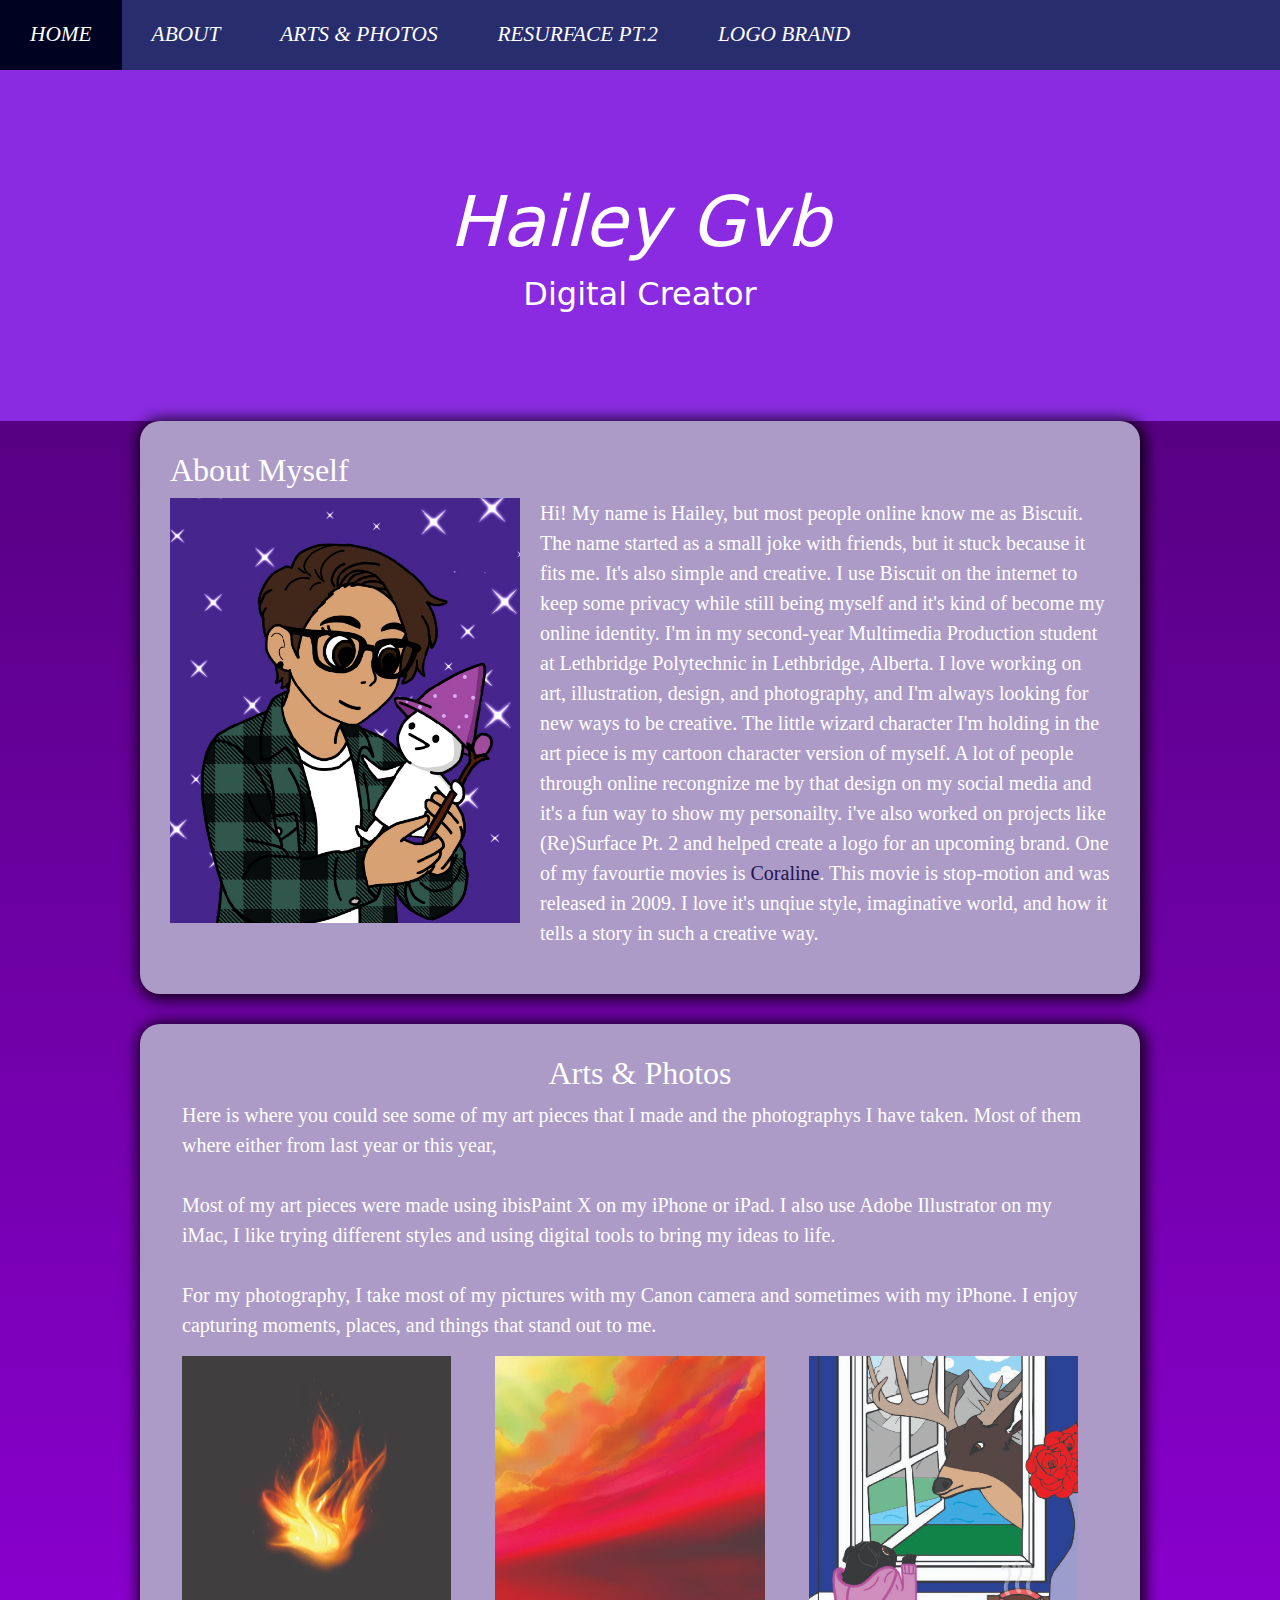
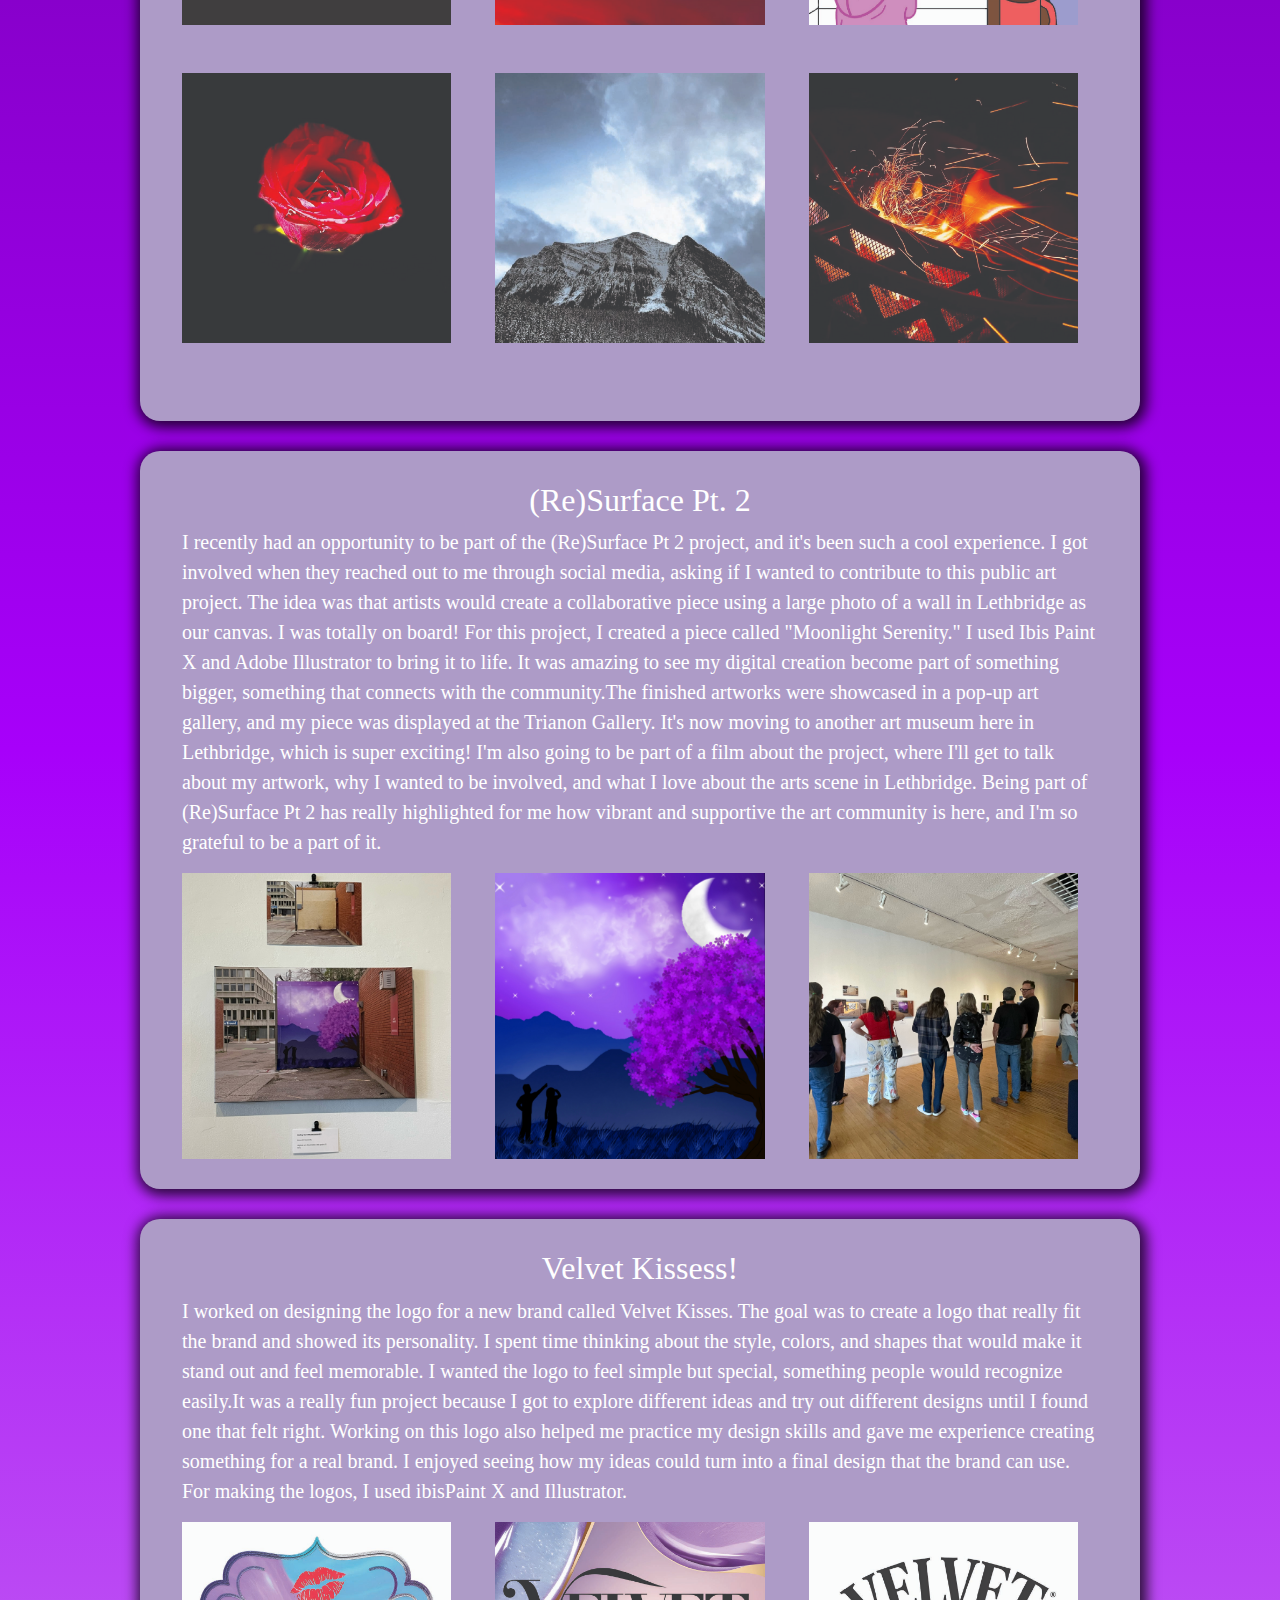
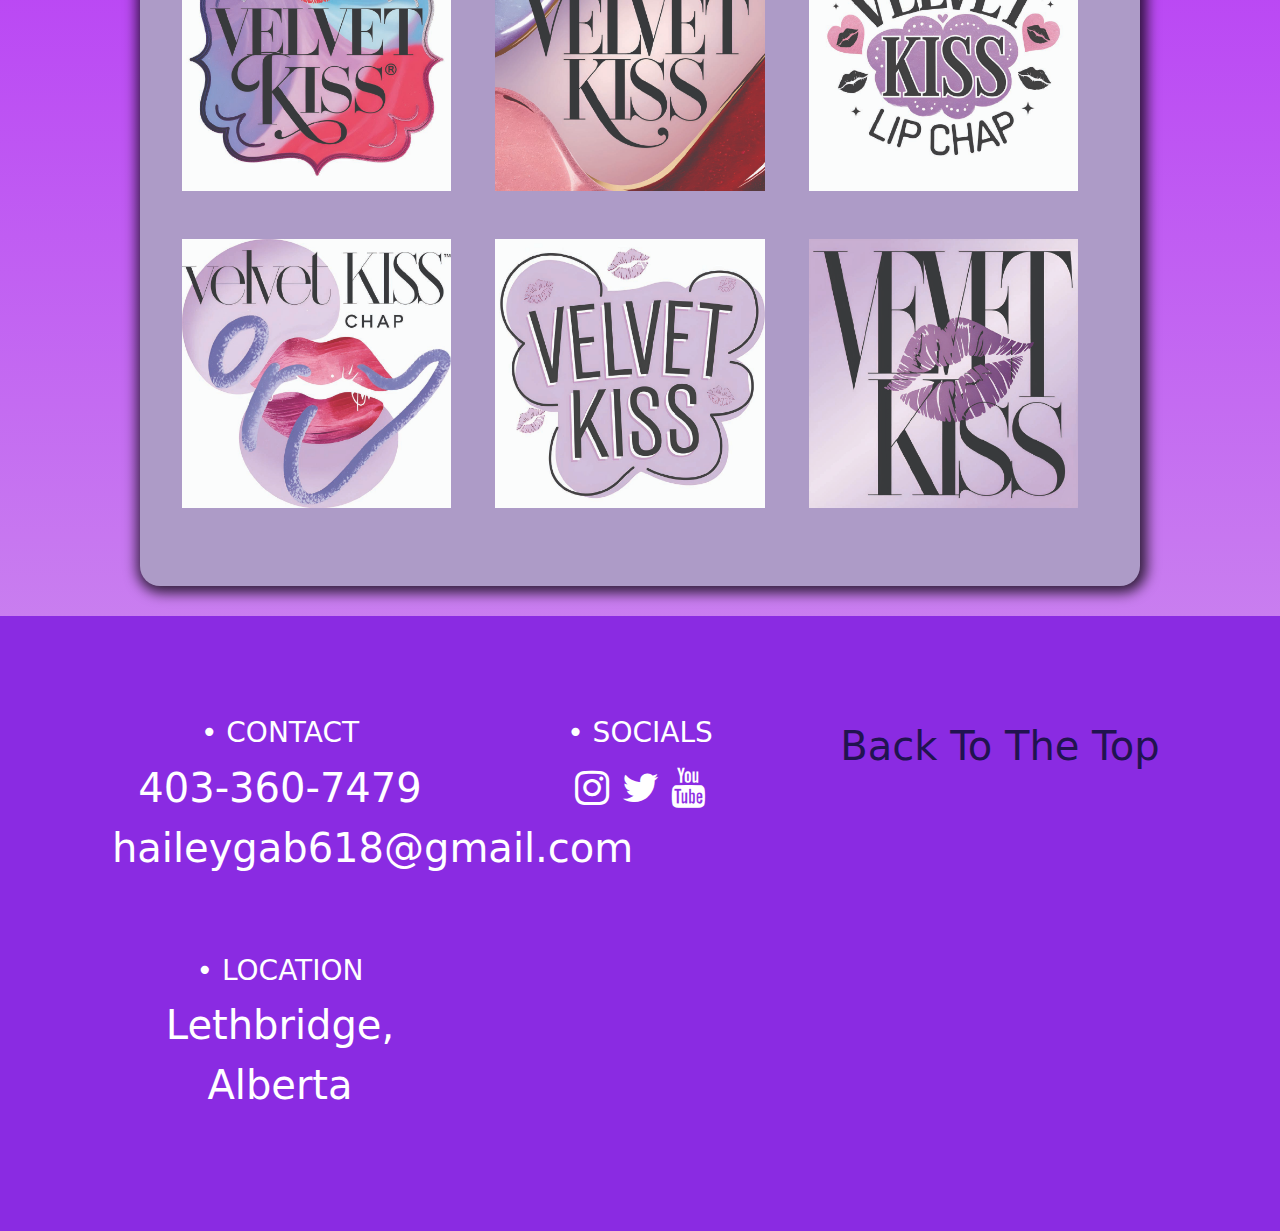
<file: index.html>
<!DOCTYPE html>
<html lang="en">
<head>
    <meta charset="UTF-8">
    <meta name="viewport" content="width=device-width, initial-scale=1.0">
    <title>My Bio Page: Hailey Gvb</title>

    <!-- Latest compiled and minified CSS -->
    <link href="https://cdn.jsdelivr.net/npm/bootstrap@5.3.3/dist/css/bootstrap.min.css" rel="stylesheet">

    <link rel="stylesheet" href="https://cdnjs.cloudflare.com/ajax/libs/font-awesome/4.7.0/css/font-awesome.min.css"> 

    <!-- My custom CSS -->
     <link href="css/custom.css" rel="stylesheet">  

    <!-- Latest compiled JavaScript -->
    <script src="https://cdn.jsdelivr.net/npm/bootstrap@5.3.3/dist/js/bootstrap.bundle.min.js"></script>

</head>

<!------------Navigation------------>
<nav>
    <ul>

        <li><a href="#">HOME</a></li>
        <li><a href="#">ABOUT</a></li>
        <li><a href="#">ARTS & PHOTOS</a></li>
        <li><a href="#">RESURFACE PT.2</a></li>
        <li><a href="#">LOGO BRAND</a></li>
    </ul>
</nav>

<body>
    
    <!------------Header------------>
    <header>

        <!--this is the LARGEST heading-->
        <i>Hailey Gvb</i>
        <h2>Digital Creator</h2>

    </header>

    <!------------About------------>
    <section>
        <h2>About Myself</h2>
        <img src="images/character2.jpg" alt="Character1" width="370">

        <p>Hi! My name is Hailey, but most people online know me as Biscuit. The name started as a small joke with friends, but it stuck because it fits me. It's also simple and creative. I use Biscuit on the internet to keep some privacy while still being myself and it's kind of become my online identity. I'm in my second-year Multimedia Production student at Lethbridge Polytechnic in Lethbridge, Alberta. I love working on art, illustration, design, and photography, and I'm always looking for new ways to be creative. The little wizard character I'm holding in the art piece is my cartoon character version of myself. A lot of people through online recongnize me by that design on my social media and it's a fun way to show my personailty. i've also worked on projects like (Re)Surface Pt. 2 and helped create a logo for an upcoming brand. One of my favourtie movies is <a href="https://www.imdb.com/title/tt0327597/" target="_blank"> Coraline</a>. This movie is stop-motion and was released in 2009. I love it's unqiue style, imaginative world, and how it tells a story in such a creative way.  
        </p>
    </section>

    <!------------Arts and Photos------------>
    <section>
        
        <div class="container">
            <div class="row">
                <div class="col-sm-12 text-center">
                    <h2>Arts & Photos</h2>
                </div><!--end col-->
            </div><!--ends row-->

            <p>
                Here is where you could see some of my art pieces that I made and the photographys I have taken. Most of them where either from last year or this year,<br> 

                <br>Most of my art pieces were made using ibisPaint X on my iPhone or iPad. I also use Adobe Illustrator on my iMac, I like trying different styles and using digital tools to bring my ideas to life.<br>
                
                <br>For my photography, I take most of my pictures with my Canon camera and sometimes with my iPhone. I enjoy capturing moments, places, and things that stand out to me.
            </p>

            <div class="row">
                <!--left column-->
                <div class="col-sm-4">
                    <img class="img-fluid" src="images/art1.jpg" alt="Fire">
                </div>
                <!--middle-->
                <div class="col-sm-4">
                    <img class="img-fluid" src="images/art2.jpg" alt="Sky">
                </div>
                <!--right-->
                <div class="col-sm-4">
                    <img class="img-fluid" src="images/art3.jpg" alt="Pug and Deer">
                </div>
            </div><!--ends row-->

             <div class="row my-5">
                <!--left column-->
                <div class="col-sm-4">
                    <img class="img-fluid" src="images/photograph11.jpg" alt="Rose">
                </div>
                <!--middle-->
                <div class="col-sm-4">
                    <img class="img-fluid" src="images/photograph22.jpg" alt="Mountain">
                </div>
                <!--right-->
                <div class="col-sm-4">
                    <img class="img-fluid" src="images/photograph33.jpg" alt="Fire2">
                </div>
            </div><!--ends 2rd row-->

        </div><!--ends container-->
    </section>

    <!------------Resurface Pt.2------------>
    <section>
         <div class="container">
            <div class="row">
                <div class="col-sm-12 text-center">
                    <h2>(Re)Surface Pt. 2</h2>
                </div><!--end col-->
            </div><!--ends row-->

            <p>I recently had an opportunity to be part of the (Re)Surface Pt 2 project, and it's been such a cool experience. I got involved when they reached out to me through social media, asking if I wanted to contribute to this public art project. The idea was that artists would create a collaborative piece using a large photo of a wall in Lethbridge as our canvas. I was totally on board! For this project, I created a piece called "Moonlight Serenity." I used Ibis Paint X and Adobe Illustrator to bring it to life. It was amazing to see my digital creation become part of something bigger, something that connects with the community.The finished artworks were showcased in a pop-up art gallery, and my piece was displayed at the Trianon Gallery. It's now moving to another art museum here in Lethbridge, which is super exciting! I'm also going to be part of a film about the project, where I'll get to talk about my artwork, why I wanted to be involved, and what I love about the arts scene in Lethbridge. Being part of (Re)Surface Pt 2 has really highlighted for me how vibrant and supportive the art community is here, and I'm so grateful to be a part of it.</p>

            <div class="row">
                <!--left column-->
                <div class="col-sm-4">
                    <img class="img-fluid" src="images/events1.jpg" alt="Event1">
                </div>
                <!--middle-->
                <div class="col-sm-4">
                    <img class="img-fluid" src="images/art6.jpg" alt="Moonlight Sirenity">
                </div>
                <!--right-->
                <div class="col-sm-4">
                    <img class="img-fluid" src="images/event2.jpg" alt="Event2">
                </div>
            </div><!--ends row-->

        </div><!--ends container-->
    </section>

    <!------------Logo Brand------------>
    <section>
     <div class="container">
            <div class="row">
                <div class="col-sm-12 text-center">
                    <h2>Velvet Kissess!</h2>
                </div><!--end col-->
            </div><!--ends row-->

            <p>I worked on designing the logo for a new brand called Velvet Kisses. The goal was to create a logo that really fit the brand and showed its personality. I spent time thinking about the style, colors, and shapes that would make it stand out and feel memorable. I wanted the logo to feel simple but special, something people would recognize easily.It was a really fun project because I got to explore different ideas and try out different designs until I found one that felt right. Working on this logo also helped me practice my design skills and gave me experience creating something for a real brand. I enjoyed seeing how my ideas could turn into a final design that the brand can use. For making the logos, I used ibisPaint X and Illustrator.</p>

            <div class="row">
                <!--left column-->
                <div class="col-sm-4">
                    <img class="img-fluid" src="images/logo1.jpg" alt="Logo1">
                </div>
                <!--middle-->
                <div class="col-sm-4">
                    <img class="img-fluid" src="images/logo2.jpg" alt="Logo2">
                </div>
                <!--right-->
                <div class="col-sm-4">
                    <img class="img-fluid" src="images/logo3.jpg" alt="Logo">
                </div>
            </div><!--ends row-->

             <div class="row my-5">
                <!--left column-->
                <div class="col-sm-4">
                    <img class="img-fluid" src="images/logo4.jpg" alt="Logo4">
                </div>
                <!--middle-->
                <div class="col-sm-4">
                    <img class="img-fluid" src="images/logo5.jpg" alt="Logo5">
                </div>
                <!--right-->
                <div class="col-sm-4">
                    <img class="img-fluid" src="images/logo6.jpg" alt="Logo6">
                </div>
            </div><!--ends 2rd row-->

        </div><!--ends container-->
    </section>

        <!------------Footer------------>
        <footer>
        <div class="container text-center text-white">
            <div class="row">
                <div class="col-sm-4">
                    <h3>• CONTACT</h3>
                    <p>403-360-7479 <br>
                        haileygab618@gmail.com <br>
                    </p>
                    <br>
                    <h3>• LOCATION</h3>
                    <p>
                        Lethbridge, Alberta
                    </p>
                </div><!--left column-->
                <div class="col-sm-4">
                    <h3>• SOCIALS</h3>
                    <i class="fa fa-instagram" aria-hidden="true"></i>
                    <i class="fa fa-twitter" aria-hidden="true"></i>
                    <i class="fa fa-youtube" aria-hidden="true"></i>
                </div><!--middle column-->
                <div class="col-sm-4">
                    <a href="#">Back To The Top</a>
                </div><!--right column-->
            </div><!--ends row-->
        </div><!--ends container-->
    </footer>   

</body>
</html>
</file>
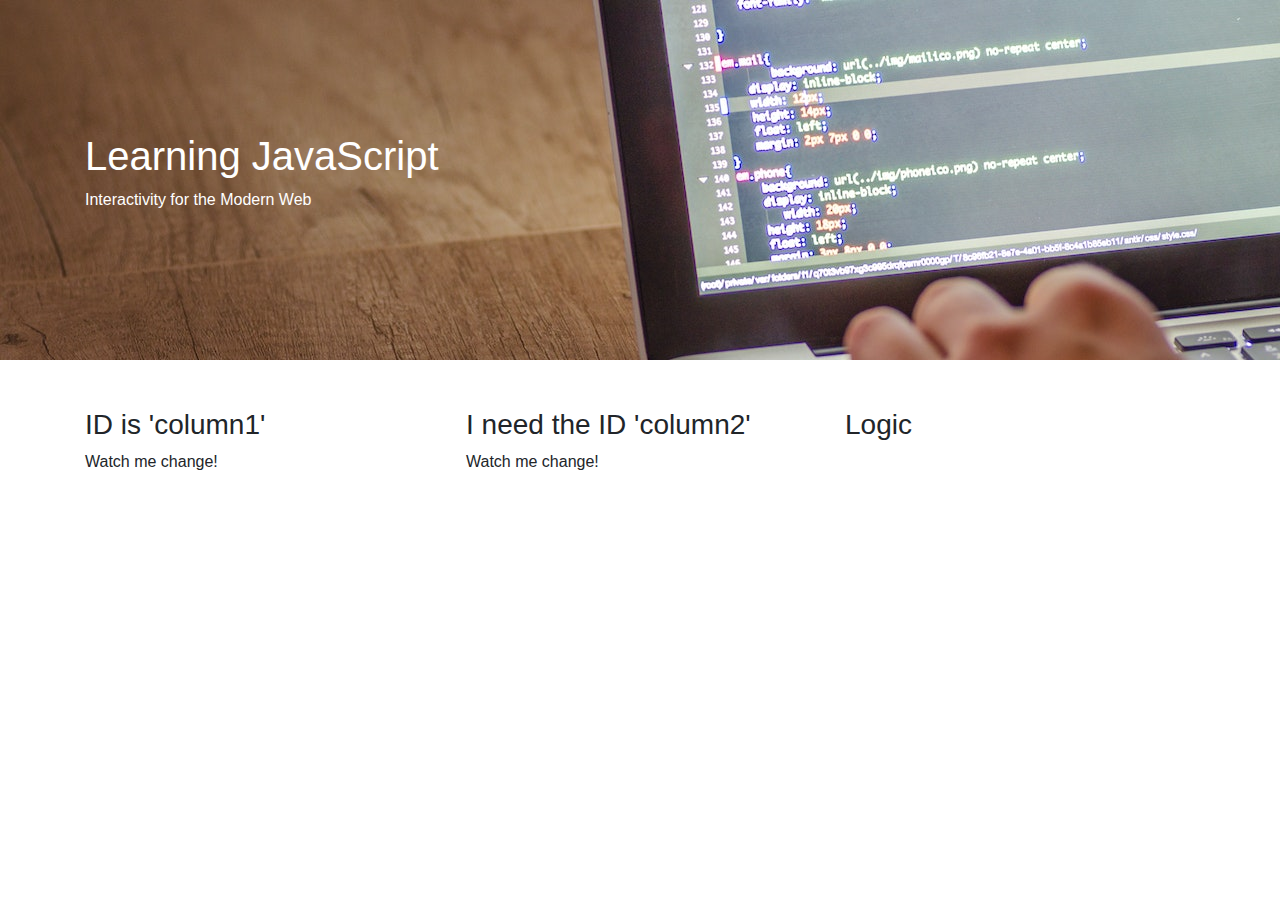
<file: jsIntroFiles/index.html>
<!DOCTYPE html>
<html lang="en">
<head>
    <meta charset="UTF-8">
    <meta http-equiv="X-UA-Compatible" content="IE=edge">
    <meta name="viewport" content="width=device-width, initial-scale=1.0">

    <title>Intro to Javascript</title>

    <!-- Latest compiled and minified CSS -->
    <link rel="stylesheet" href="https://cdn.jsdelivr.net/npm/bootstrap@4.6.1/dist/css/bootstrap.min.css">

    <!-- My CSS -->
    <link rel="stylesheet" href="css/introJsStyle.css">

    <!-- jQuery library -->
    <script src="https://cdn.jsdelivr.net/npm/jquery@3.6.0/dist/jquery.slim.min.js"></script>

    <!-- Popper JS -->
    <script src="https://cdn.jsdelivr.net/npm/popper.js@1.16.1/dist/umd/popper.min.js"></script>

    <!-- Latest compiled JavaScript -->
    <script src="https://cdn.jsdelivr.net/npm/bootstrap@4.6.1/dist/js/bootstrap.bundle.min.js"></script> 
    
</head>
<body>


    <header>
        <div class="container">
            <div class="row align-items-center customHeight">
                <div class="col-sm-6 text-white">
                    <h1>Learning JavaScript</h1>
                    <p>Interactivity for the Modern Web</p>
                </div>
            </div>
        </div>
    </header>

    <section>
        <div class="container py-5">
            <div class="row">
                <div id="column1" class="col-sm-4">
                    <!---------------------The first column of content we will change!----------------------->
                    <h3>ID is 'column1'</h3>
                    <p>Watch me change!</p>
                </div>
                <div class="col-sm-4 px-3">
                    <!---------------------The second column of content we will change!----------------------->
                    <h3>I need the ID 'column2'</h3>
                    <p>Watch me change!</p>

                </div>
                <div class="col-sm-4">
                    <!---------------------The third column of content we will change!----------------------->
                    <h3>Logic</h3>

                </div>
            </div>
        </div>
    </section>
    

    <!---------------------Your Custom Javascript----------------------->

    <script src="js/intro.js"></script>
   
</body>
</html>
</file>
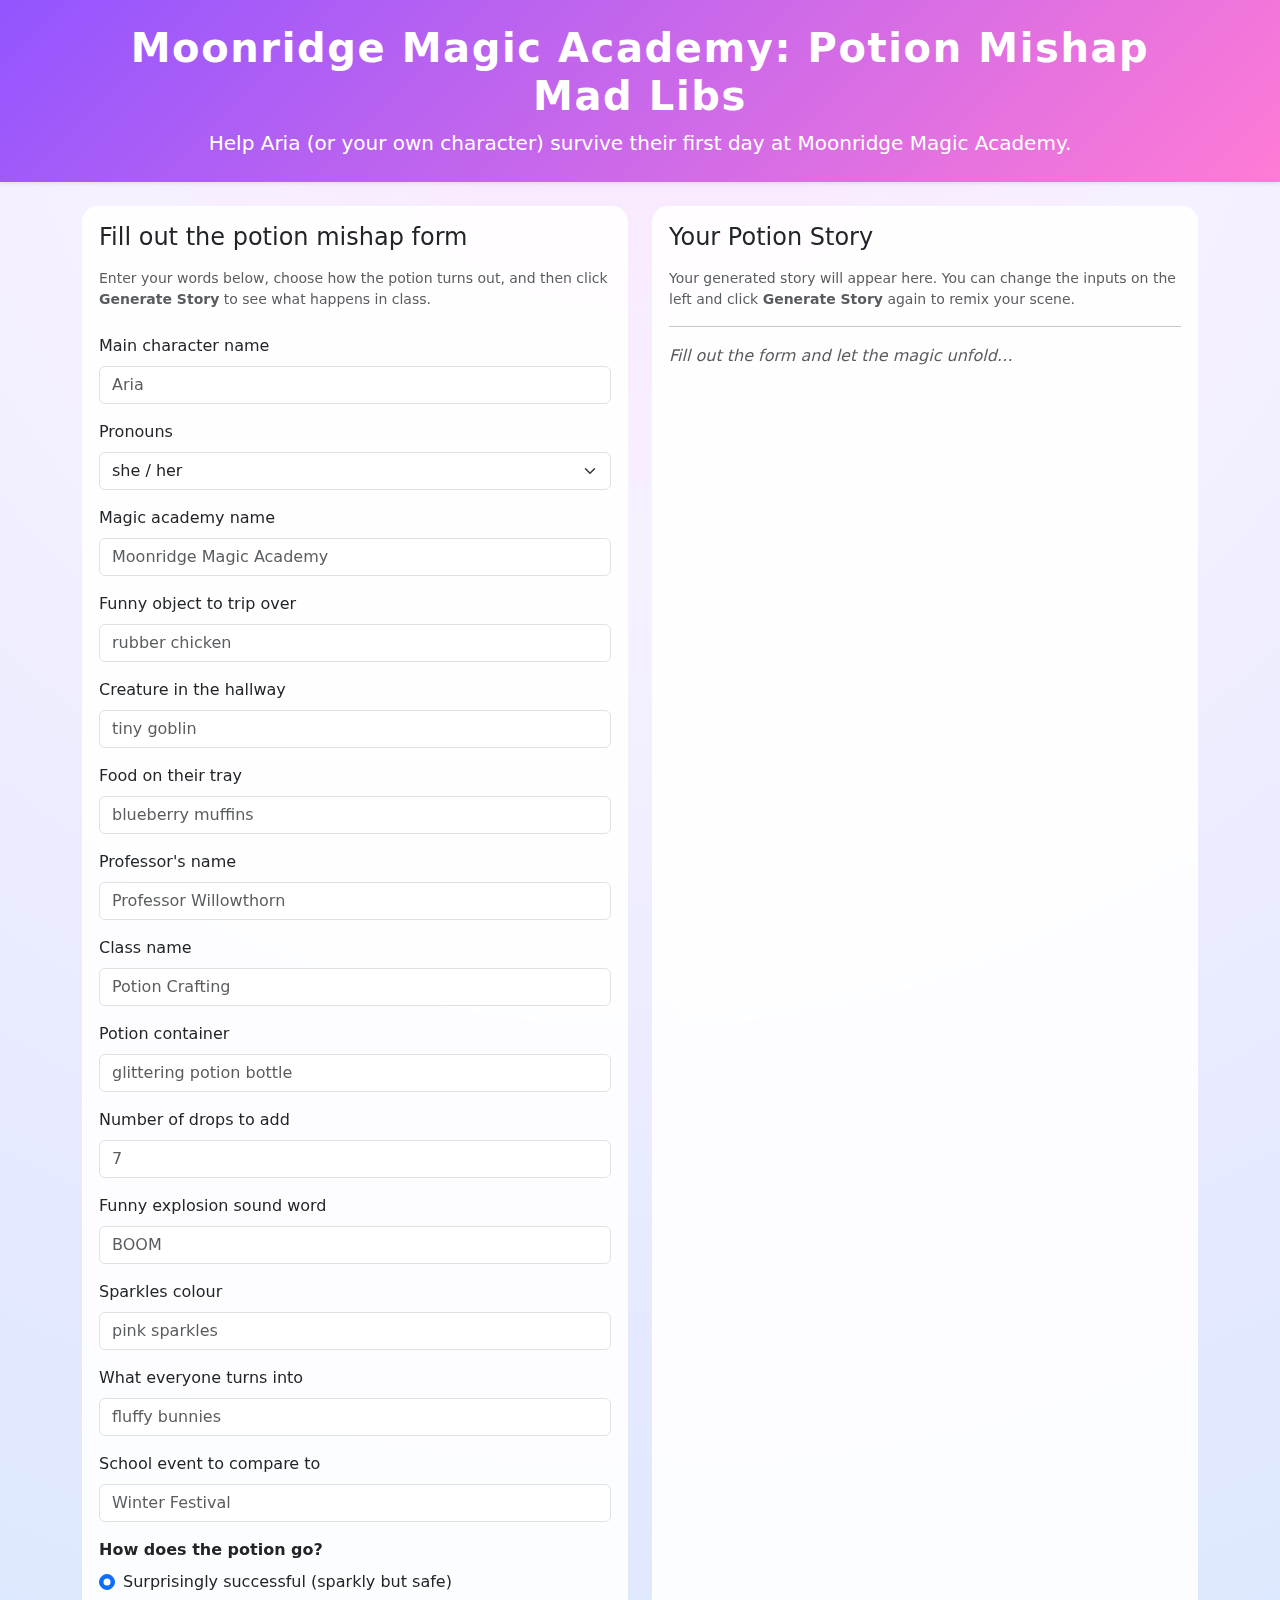
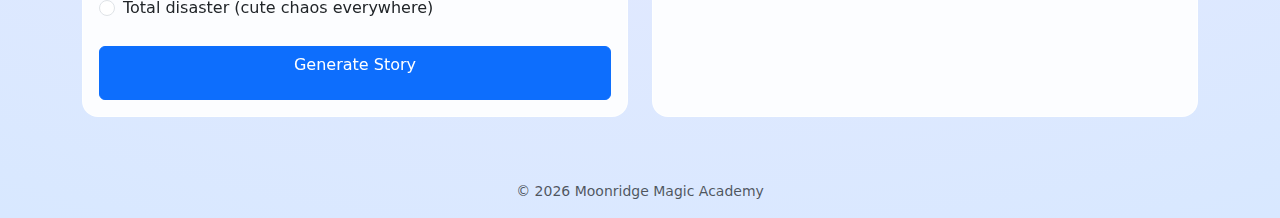
<file: MidLabs Story/index.html>
<!DOCTYPE html>
<html lang="en">
<head>
<meta charset="UTF-8">
<title>Moonridge Magic Academy: Mad Libs Story</title>
<meta name="viewport" content="width=device-width, initial-scale=1">

<!-- bootstrap 5 css -->
<link
href="https://cdn.jsdelivr.net/npm/bootstrap@5.3.3/dist/css/bootstrap.min.css"
rel="stylesheet"
>

<!-- custom css -->
<link rel="stylesheet" href="CSS/style.css">
</head>
<body class="bg-magic">

<!-- bootstrap 5 js -->
<script
src="https://cdn.jsdelivr.net/npm/bootstrap@5.3.3/dist/js/bootstrap.bundle.min.js">
</script>

<!-- external js -->
<script src="script.js"></script>

<header class="py-4 mb-4 shadow-sm bg-header">
    <div class="container text-center">
        <h1 class="mb-2 story-title">Moonridge Magic Academy: Potion Mishap Mad Libs</h1>
            <p class="lead mb-0">
                Help Aria (or your own character) survive their first day at Moonridge Magic Academy.
            </p>
    </div>
</header>

<main class="container mb-5">
    <div class="row g-4">
    <!-- intro and form -->
<section class="col-lg-6">
    <div class="card card-glass h-100">
        <div class="card-body">
            <h2 class="h4 mb-3">Fill out the potion mishap form</h2>
            <p class="small text-muted mb-4">
                Enter your words below, choose how the potion turns out, and then click
<strong>Generate Story</strong> to see what happens in class.
</p>

<form id="madLibForm" onsubmit="generateStory(event)">
    <!-- character basics -->
        <div class="mb-3">
            <label for="protagonistName" class="form-label">Main character name</label>
            <input type="text" class="form-control" id="protagonistName" placeholder="Aria">
        </div>

<div class="mb-3">
    <label for="pronounSet" class="form-label">Pronouns</label>
        <select class="form-select" id="pronounSet">
            <option value="she" selected>she / her</option>
            <option value="he">he / him</option>
            <option value="they">they / them</option>
    </select>
</div>

<div class="mb-3">
    <label for="academyName" class="form-label">Magic academy name</label>
        <input type="text" class="form-control" id="academyName" placeholder="Moonridge Magic Academy">
</div>

<!-- the hallway chaos -->
<div class="mb-3">
    <label for="objectToTripOver" class="form-label">Funny object to trip over</label>
    <input type="text" class="form-control" id="objectToTripOver" placeholder="rubber chicken">
</div>

<div class="mb-3">
    <label for="creature" class="form-label">Creature in the hallway</label>
    <input type="text" class="form-control" id="creature" placeholder="tiny goblin">
</div>

<div class="mb-3">
    <label for="foodItem" class="form-label">Food on their tray</label>
    <input type="text" class="form-control" id="foodItem" placeholder="blueberry muffins">
</div>

<!-- classroom setup -->
<div class="mb-3">
    <label for="professorName" class="form-label">Professor's name</label>
    <input type="text" class="form-control" id="professorName" placeholder="Professor Willowthorn">
</div>

<div class="mb-3">
    <label for="className" class="form-label">Class name</label>
    <input type="text" class="form-control" id="className" placeholder="Potion Crafting">
</div>

<div class="mb-3">
    <label for="potionContainer" class="form-label">Potion container</label>
    <input type="text" class="form-control" id="potionContainer" placeholder="glittering potion bottle">
</div>

<div class="mb-3">
    <label for="numberOfDrops" class="form-label">Number of drops to add</label>
    <input type="number" class="form-control" id="numberOfDrops" placeholder="7" min="1">
</div>

<div class="mb-3">
    <label for="boomWord" class="form-label">Funny explosion sound word</label>
    <input type="text" class="form-control" id="boomWord" placeholder="BOOM">
</div>

<!-- potion result -->
<div class="mb-3">
    <label for="sparklesColor" class="form-label">Sparkles colour</label>
        <input type="text" class="form-control" id="sparklesColor" placeholder="pink sparkles">
</div>


<div class="mb-3">
    <label for="transformedCreature" class="form-label">What everyone turns into</label>
    <input type="text" class="form-control" id="transformedCreature" placeholder="fluffy bunnies">
</div>

<div class="mb-3">
    <label for="eventName" class="form-label">School event to compare to</label>
    <input type="text" class="form-control" id="eventName" placeholder="Winter Festival">
</div>

<!-- radio buttons: potion outcome -->
<fieldset class="mb-3">
    <legend class="fs-6 mb-2">How does the potion go?</legend>
    <div class="form-check">
        <input class="form-check-input" type="radio" name="outcome" id="outcomeSuccess" value="success" checked>
    <label class="form-check-label" for="outcomeSuccess">
        Surprisingly successful (sparkly but safe)
</label>
    </div>
   
    
<div class="form-check">
    <input class="form-check-input" type="radio" name="outcome" id="outcomeDisaster" value="disaster">
    <label class="form-check-label" for="outcomeDisaster">
Total disaster (cute chaos everywhere)
</label>
</div>
</fieldset>

<button type="submit" class="btn btn-primary w-100 mt-2">
<p>Generate Story</p>
</button>
</form>
        </div>
    </div>
</section>

<!-- story output -->
<section class="col-lg-6">
    <div class="card card-glass h-100">
        <div class="card-body">
            <h2 class="h4 mb-3">Your Potion Story</h2>
                <p class="small text-muted">
                    Your generated story will appear here. You can change the inputs on the left and click
                    <strong>Generate Story</strong> again to remix your scene.
                </p>

    <hr>
<div id="storyOutput" class="story-output">
    <p class="text-muted fst-italic">
        Fill out the form and let the magic unfold…
    </p>
</div>
        </div>
    </div>
</section>
</div>
</main>

<footer class="py-3 text-center small text-muted">
    &copy; <span id="yearSpan"></span> Moonridge Magic Academy
</footer>

</body>
</html>
</file>
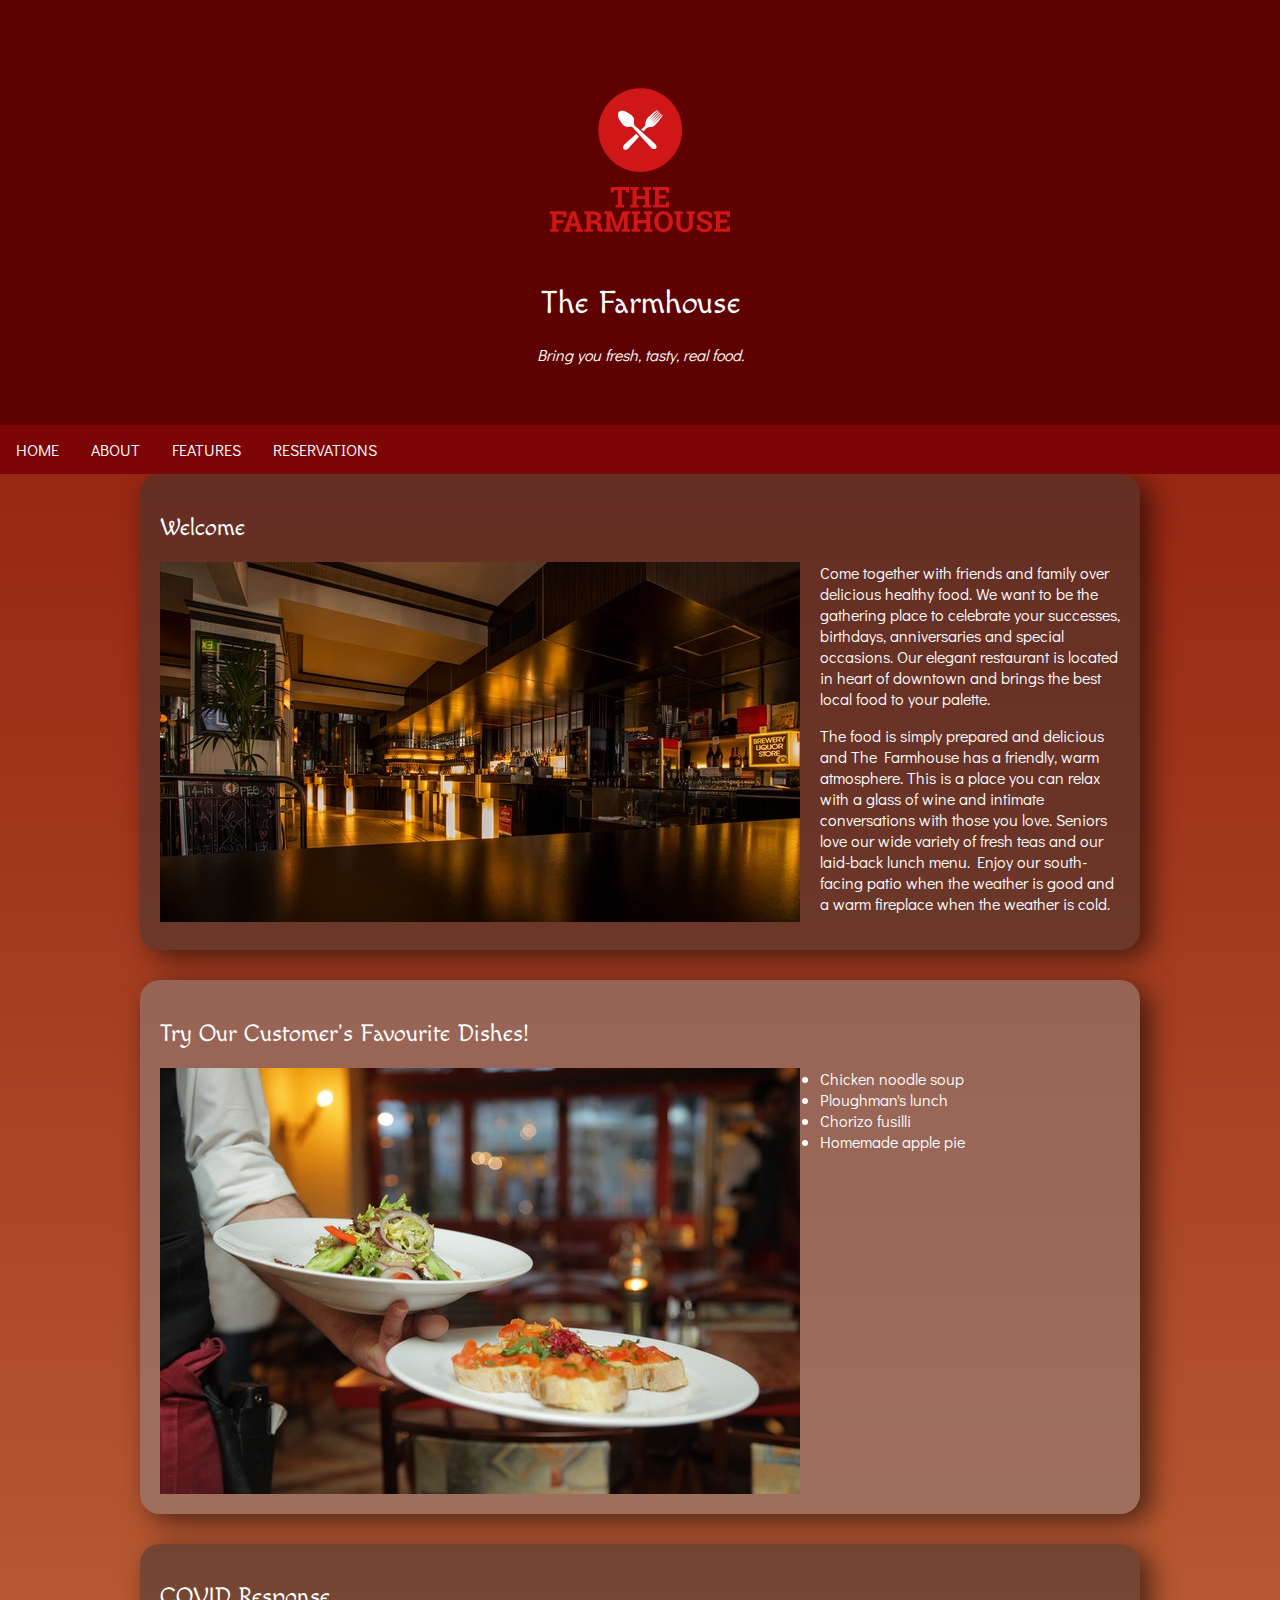
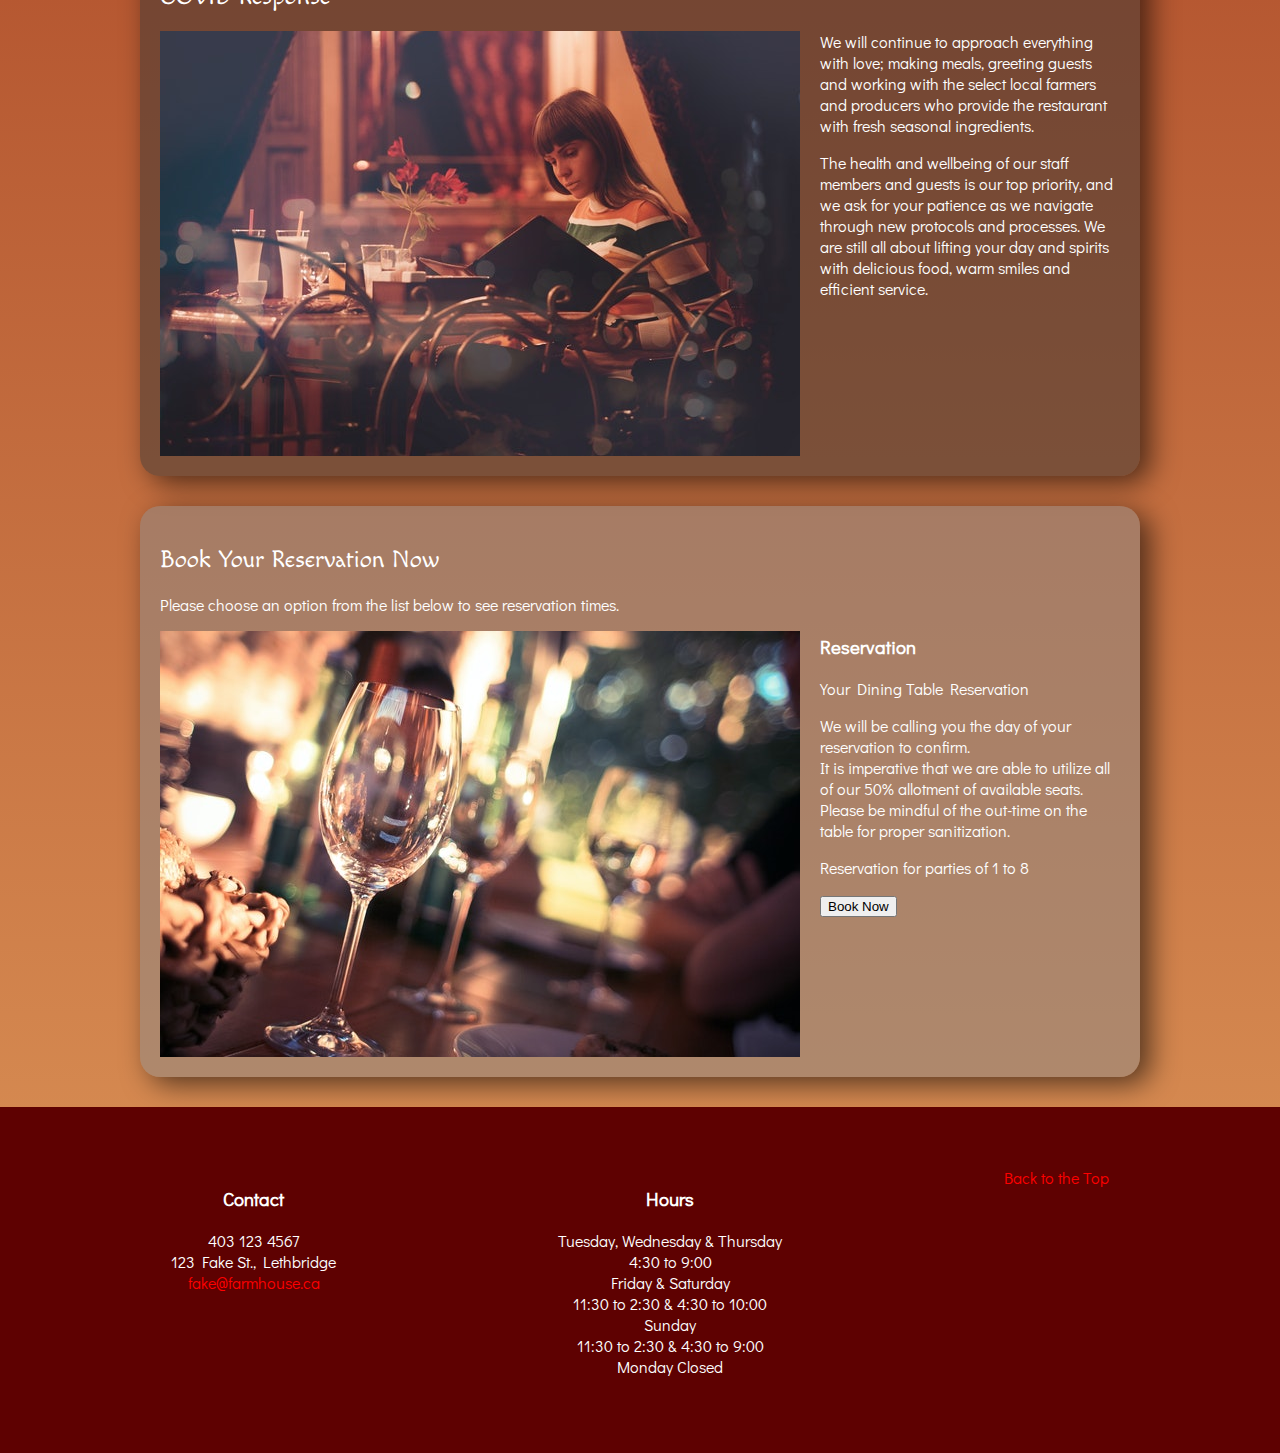
<file: farmhouseFinal/2_farmhouseStyling/index.html>
<!DOCTYPE html>
<html lang="en">

<head>
    <meta charset="UTF-8">
    <meta name="viewport" content="width=device-width, initial-scale=1.0">
    <title>The Farmhouse</title>
    <!--attach my css-->
    <link rel="stylesheet" href="css/farmhouse.css">
</head>

<body>
    <!-----header area that tells people where they are--------------->
    <header>

        <!-- logo goes here -->
        <img src="images/logoFarmhouse.png" title="The Farmhouse" alt="The Farmhouse">

        <h1>The Farmhouse</h1>

        <i>Bring you fresh, tasty, real food.</i>
        
    </header>



    <!-----------------------navigation---------------------------->
    <nav>
        <ul>
            <li><a href="#">HOME</a> </li>
            <li><a href="#">ABOUT</a></li>
            <li><a href="#">FEATURES</a></li>
            <li><a href="#">RESERVATIONS</a></li>
        </ul>
    </nav>


    <!------------------------about-------------------------------->
    <section>

        <h2>Welcome</h2>

        <img src="images/inside.jpg" title="Our elegant setting" alt="Our rustic setting">

        <p>Come together with friends and family over delicious healthy food. We want to be the gathering place to celebrate your successes, birthdays, anniversaries and special occasions. Our elegant restaurant is located in heart of downtown and brings the best local food to your palette.</p>


        <p>The food is simply prepared and delicious and The Farmhouse has a friendly, warm atmosphere. This is a place you can relax with a glass of wine and intimate conversations with those you love. Seniors love our wide variety of fresh teas and our laid-back lunch menu. Enjoy our south-facing patio when the weather is good and a warm fireplace when the weather is cold. </p>

    </section>



    <!-----------------------Features---------------------------->
    <section class="altColour">

        <h2>Try Our Customer's Favourite Dishes!</h2>

        <img src="images/food.jpg" alt="Our best food">

        <ul>
            <li>Chicken noodle soup</li>
            <li>Ploughman's lunch</li>
            <li>Chorizo fusilli</li>
            <li>Homemade apple pie</li>
        </ul>
    </section>

    <!-----------------------Health---------------------------->
    <section>

        <h2>COVID Response</h2>

        <img src="images/diner.jpg" alt="Feel safe and secure">

        <p>We will continue to approach everything with love; making meals, greeting guests and working with the select local farmers and producers who provide the restaurant with fresh seasonal ingredients.</p>

        <p>The health and wellbeing of our staff members and guests is our top priority, and we ask for your patience as we navigate through new protocols and processes. We are still all about lifting your day and spirits with delicious food, warm smiles and efficient service. </p>

    </section>


    <!-----------------------Reservations---------------------------->
    <section class="altColour">

        <h2>Book Your Reservation Now</h2>

        <p>Please choose an option from the list below to see reservation times. </p>

        <img src="images/wine.jpg" alt="Dine with us">

        <h3>Reservation</h3>

        <p>Your Dining Table Reservation</p>
        <p>We will be calling you the day of your reservation to confirm. <br>
            It is imperative that we are able to utilize all of our 50% allotment of available seats. Please be mindful of the out-time on the table for proper sanitization. </p>
        <p>Reservation for parties of 1 to 8</p>
        <button>Book Now</button>


    </section>


    <!-----------------------Footer---------------------------->
    <footer class="container">
        <div>
            <h3>Contact</h3>
            <p>403 123 4567<br>
                123 Fake St., Lethbridge<br>
                <a href="mailto:noone@gmail.com">fake@farmhouse.ca</a>
            </p>
        </div>
        <div>
            <h3>Hours</h3>
            <p>Tuesday, Wednesday &amp; Thursday <br>
                4:30 to 9:00<br>
                Friday &amp; Saturday <br>
                11:30 to 2:30 &amp; 4:30 to 10:00<br>
                Sunday <br>
                11:30 to 2:30 &amp; 4:30 to 9:00<br>
                Monday Closed
            </p>
        </div>
        <div>
            <a href="#">Back to the Top</a>
        </div>
    </footer>

</body>

</html>
</file>
<file: css/custom.css>
nav ul {
  list-style-type: none;
  margin: 0;
  padding: 0;
  overflow: hidden;
  background-color: #282d6d;
}

nav ul li {
  float: left;
}

nav ul li a:link, nav ul li a:visited {
  display: block;
  color: white;
  text-align: center;
  padding: 19px 30px;
  text-decoration: none;
  /*change the font size*/
    font-size: 16pt;
    /*default font*/
    font-family: "DM Serif Display", serif;
    font-weight: 400;
    font-style: italic;
  
}

nav ul li a:hover {
  background-color: #000222;
}

/******links******/

/* unvisited link */
a:link {
  color: rgb(255, 255, 255);
  text-decoration: none;
}

@import url('https://fonts.googleapis.com/css2?family=Fugaz+One&display=swap'); 

header, #about{
    background-color: blueviolet;
    padding: 100px;
    text-align: center;
    font-size: 70px;
    color: white;
    margin-bottom: 0px;

}

footer{
    background-color: blueviolet;
    padding: 100px;
    text-align: center;
    font-size: 40px;
    color: white;
    margin-bottom: 0px;

}

Body{
    background: #d7b2eb;
    background: linear-gradient(0deg, rgba(215, 178, 235, 1) 0%, rgba(167, 0, 250, 1) 47%, rgba(70, 0, 105, 1) 100%);
    margin: 0%;
    padding: 0%;
}

section{

  text-align: left;
    background-color: rgb(173, 155, 199); 
    max-width: 1000px;
    margin: auto;
    color: rgb(255, 255, 255);
    padding: 30px;
    font-size: 15pt;
    overflow: hidden;
    margin-bottom: 30px;
    -webkit-box-shadow: 2px 2px 13px 5px rgba(0,0,0,0.75); 
    box-shadow: 2px 2px 13px 5px rgba(0,0,0,0.75); 
    /*rounded corners*/
    -webkit-border-radius: 20px 20px 20px 20px;
    -moz-border-radius: 20px 20px 20px 20px;
    border-radius: 20px 20px 20px 20px;
    font-family: "Merriweather", serif;
    font-optical-sizing: auto;
    font-weight: 335;
    font-style: normal;


}

section img{

    float: left;
    /*pushes the text off the side of the pictures*/
    padding-right: 20px;
   
}

.altColour{
    background-color: rgb(39, 7, 137);
    /*opacity: 0.5; */
}

/******links******/

/* unvisited link */
a:link {
  color: rgb(33, 19, 80);
  text-decoration: none;
}

/* visited link */
a:visited {
  color: rgb(15, 3, 24);
}

/* mouse over link */
a:hover {
  color: rgb(226, 200, 255);
}

/* selected link */
a:active {
  color: rgb(227, 113, 255);
} 

/****columns****/
.container{
display: grid;
grid-template-columns: subgrid;
}
</file>
<file: jsIntroFiles/css/introJsStyle.css>
header{
    background-image: url("../images/code2.jpg");
    background-size: cover;
    
}

.customHeight{
    height:40vh;
}
</file>
<file: MidLabs Story/CSS/style.css>
/* the layout */
body.bg-magic {
min-height: 100vh;
background: radial-gradient(circle at top, #fbe7ff 0, #f6f1ff 30%, #e5e9ff 70%, #d8e8ff 100%);
font-family: system-ui, -apple-system, BlinkMacSystemFont, "Segoe UI", sans-serif;
}

/* header */
.bg-header {
background: linear-gradient(135deg, #9355ff, #ff7bd5);
color: #fff;
}

.story-title {
font-weight: 700;
letter-spacing: 0.04em;
}

/* card styling */
.card-glass {
border: 1px solid rgba(255, 255, 255, 0.7);
background: rgba(255, 255, 255, 0.9);
backdrop-filter: blur(10px);
border-radius: 1rem;
}

/* story output */
.story-output {
min-height: 220px;
line-height: 1.6;
}

.story-output p {
margin-bottom: 1rem;
}

/* story emphasis */
.story-output .character-name {
font-weight: 700;
color: #7b3fff;
}

.story-output .magic-word {
font-weight: 700;
text-transform: uppercase;
}

/* footer */
footer {
background: transparent;
}

/* small tweaks */
label.form-label {
font-weight: 500;
}

legend {
font-weight: 600;
}

/* responsive spacing */
@media (max-width: 767.98px) {
header .story-title {
font-size: 1.4rem;
}
}
</file>
<file: farmhouseFinal/2_farmhouseStyling/css/farmhouse.css>
@import url('https://fonts.googleapis.com/css2?family=Didact+Gothic&family=Macondo&display=swap');



/*header
background colour
center content
make space inside - padding
text colour
*/
header,
footer {
    background-color: #5e0101;
    text-align: center;
    padding: 60px;
    color: white;
}

body {
    /*default background colour for the page*/
    background: #de9759;
    background: linear-gradient(0deg, rgba(222, 151, 89, 1) 0%, rgba(138, 19, 6, 1) 100%);
    /*gets rid of default page gap at side of window*/
    margin: 0;
    padding: 0;
    /*default font*/
    font-family: "Didact Gothic", sans-serif;
    font-weight: 400;
    font-style: normal;
}

h1,
h2 {
    font-family: "Macondo", cursive;
    font-weight: 400;
    font-style: normal;
}

section {
    background-color: rgba(51, 51, 51, 0.5);
    /*limit the width*/
    max-width: 960px;
    /*margin centering*/
    margin: auto;
    color: white;
    /*this is space inside the section*/
    padding: 20px;
    /*section expands to big enough for all the content*/
    overflow: hidden;
    /*push the following section down by 30px*/
    margin-bottom: 30px;
    /*drop shadow*/
    -webkit-box-shadow: 10px 7px 28px 0px rgba(0, 0, 0, 0.6);
    box-shadow: 10px 7px 28px 0px rgba(0, 0, 0, 0.6);
    /*rounded corners*/
    -webkit-border-radius: 20px;
    -moz-border-radius: 20px;
    border-radius: 20px;
}

section img {
    float: left;
    /*pushes the text off the side of the pictures*/
    padding-right: 20px;
}

/*classes are reusable bit of CSS that you can use multiple times*/

.altColour {
    background-color: rgba(138, 138, 138, 0.5);
    /* opacity: 0.5; */
}

/*************************navbar*********************/
nav ul {
    list-style-type: none;
    margin: 0;
    padding: 0;
    overflow: hidden;
    background-color: rgb(124, 5, 5);
}

nav ul li {
    float: left;
}

nav ul li a:link,
nav ul li a:visited {
    display: block;
    color: white;
    text-align: center;
    padding: 14px 16px;
    text-decoration: none;
}

nav ul li a:hover {
    background-color: #db4a4a;
}

nav {
  position: sticky;
  top: 0;
}

/***********************links*********************/
/* unvisited link */
a:link {
    color: red;
    text-decoration: none;
}

/* visited link */
a:visited {
    color: rgb(240, 144, 19);
}

/* mouse over link */
a:hover {
    color: hotpink;
    text-decoration: underline;
}

/* selected link */
a:active {
    color: rgb(248, 93, 55);
}

/******************columns***********************/
.container{
    display: grid;
    grid-template-columns: auto auto auto;
}
</file>
